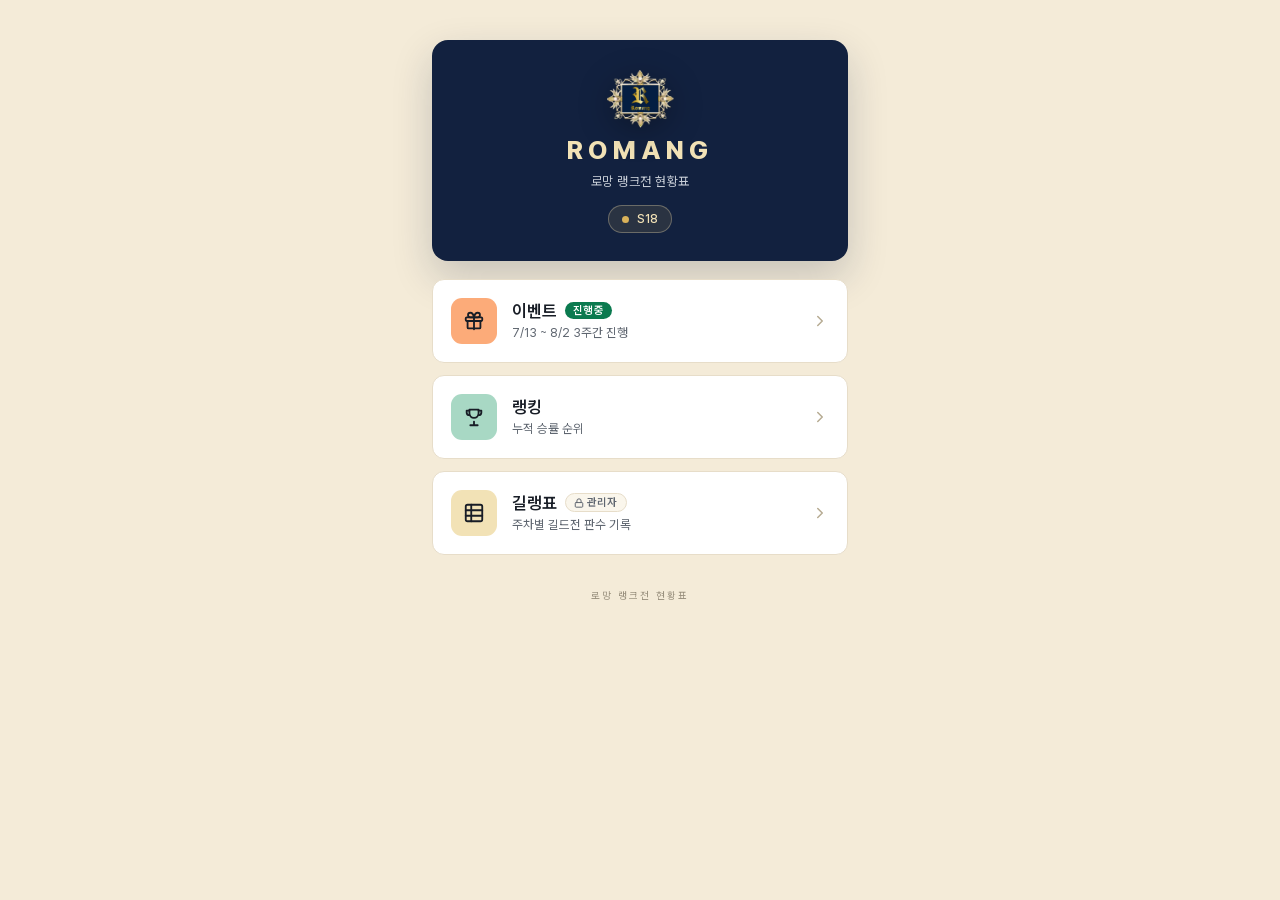
<file: index.html>
<!DOCTYPE html>
<html lang="ko">
<head>
<meta charset="UTF-8">
<title>로망 · ROMANG</title>
<meta name="viewport" content="width=device-width, initial-scale=1, viewport-fit=cover">
<meta name="theme-color" content="#12213f">
<link rel="icon" type="image/png" href="assets/romang-emblem.png">
<link rel="preconnect" href="https://fonts.googleapis.com">
<link rel="preconnect" href="https://fonts.gstatic.com" crossorigin>
<link href="https://fonts.googleapis.com/css2?family=JetBrains+Mono:wght@400;500;600;700&display=swap" rel="stylesheet">
<link rel="stylesheet" href="assets/fonts.css">
<style>
  :root {
    --cream: #f4ebd8;
    --canvas: #ffffff;
    --soft: #faf6ec;
    --ink: #181d26;
    --body: #333840;
    --muted: #5f6670;
    --hair: #e7ddc9;
    --hair-strong: #b6ab92;
    --label: #9a917f;
    --navy: #12213f;
    --gold: #d9b25a;
    --gold-soft: #f2e2b6;
    --forest: #0b7a4f;
    --peach: #fcab79;
    --mint: #a8d8c4;
    --link: #1c3a6e;
  }
  *, *::before, *::after { box-sizing: border-box; }
  html, body { margin: 0; padding: 0; }
  body {
    background: var(--cream);
    color: var(--ink);
    min-height: 100vh;
    font-family: 'Pretendard Variable', 'Apple SD Gothic Neo', sans-serif;
    -webkit-font-smoothing: antialiased;
    -moz-osx-font-smoothing: grayscale;
    display: flex;
    justify-content: center;
  }
  a { text-decoration: none; color: inherit; }
  a.txtlink { color: var(--link); }
  a.txtlink:hover { color: #14315f; }

  .wrap {
    width: 100%;
    max-width: 460px;
    padding: 40px 22px 40px;
    display: flex;
    flex-direction: column;
  }

  /* Navy hero */
  .hero {
    background: var(--navy);
    border-radius: 16px;
    padding: 30px 24px 28px;
    text-align: center;
    color: #fff;
    box-shadow: 0 16px 40px rgba(18,33,63,0.20);
  }
  .hero .emblem {
    width: 67px; height: auto; display: block; margin: 0 auto 6px;
    filter: drop-shadow(0 6px 16px rgba(0,0,0,0.35));
  }
  .hero .wordmark {
    font-size: 26px; font-weight: 800; letter-spacing: 5px;
    color: var(--gold-soft);
  }
  .hero .tagline {
    margin-top: 9px; font-size: 13px; color: #c7cdd6; letter-spacing: .5px;
  }
  .hero .livestat {
    margin-top: 16px;
    display: inline-flex; align-items: center; gap: 8px;
    padding: 6px 13px; border-radius: 999px;
    background: rgba(217,178,90,0.12); border: 1px solid rgba(242,226,182,0.32);
    font-size: 12px; color: var(--gold-soft); font-weight: 500; white-space: nowrap;
  }
  .hero .livestat .dot { width: 7px; height: 7px; border-radius: 50%; background: var(--gold); }

  .links { margin-top: 18px; width: 100%; display: flex; flex-direction: column; gap: 12px; }

  .link {
    display: flex; align-items: center; gap: 15px;
    padding: 18px;
    background: var(--canvas);
    border: 1px solid var(--hair);
    border-radius: 12px;
    color: inherit;
    transition: transform .15s ease, box-shadow .15s ease, border-color .15s ease;
  }
  .link:hover {
    transform: translateY(-2px);
    border-color: var(--hair-strong);
    box-shadow: 0 12px 26px rgba(18,33,63,0.10);
  }
  .icon {
    width: 46px; height: 46px; border-radius: 11px; flex-shrink: 0;
    display: flex; align-items: center; justify-content: center;
    color: var(--ink);
  }
  .icon.event { background: var(--peach); }
  .icon.ranking { background: var(--mint); }
  .icon.guild { background: var(--gold-soft); }
  .icon svg { width: 22px; height: 22px; display: block; }

  .body { flex: 1; min-width: 0; }
  .title-row { display: flex; align-items: center; gap: 8px; }
  .title { font-size: 17px; font-weight: 600; color: var(--ink); }
  .desc { margin-top: 3px; font-size: 12.5px; color: var(--muted); line-height: 1.4; }
  .badge {
    font-size: 11px; font-weight: 600; letter-spacing: 0.3px;
    padding: 2px 8px; border-radius: 999px;
    background: var(--forest); color: #fff;
  }
  .chev { color: var(--hair-strong); flex-shrink: 0; transition: transform .15s ease; }
  .link:hover .chev { transform: translateX(3px); }

  button.link { width: 100%; text-align: left; font: inherit; appearance: none; -webkit-appearance: none; cursor: pointer; }
  .lockbadge {
    display: inline-flex; align-items: center; gap: 3px;
    font-size: 11px; font-weight: 600; letter-spacing: 0.2px;
    padding: 2px 8px; border-radius: 999px;
    color: var(--muted); background: var(--soft); border: 1px solid var(--hair);
  }
  .lockbadge svg { width: 10px; height: 10px; }

  .foot {
    margin-top: 34px; text-align: center;
    font-size: 10px; color: var(--label);
    letter-spacing: 2px; text-transform: uppercase;
  }

  /* Password modal — light */
  .modal-backdrop {
    position: fixed; inset: 0; z-index: 50;
    display: none; align-items: center; justify-content: center;
    padding: 20px;
    background: rgba(20, 24, 32, 0.5);
    backdrop-filter: blur(6px); -webkit-backdrop-filter: blur(6px);
  }
  .modal-backdrop.show { display: flex; animation: fadein .16s ease; }
  @keyframes fadein { from { opacity: 0; } to { opacity: 1; } }
  .modal {
    position: relative;
    width: 100%; max-width: 340px;
    background: var(--canvas); border: 1px solid var(--hair);
    border-radius: 16px; padding: 30px 24px 24px;
    text-align: center;
    box-shadow: 0 28px 70px rgba(18,33,63,0.35);
    animation: pop .18s ease;
  }
  @keyframes pop { from { transform: translateY(10px) scale(.97); opacity: 0; } to { transform: none; opacity: 1; } }
  .modal.shake { animation: shake .35s; }
  @keyframes shake { 10%,90%{transform:translateX(-1px)} 20%,80%{transform:translateX(2px)} 30%,50%,70%{transform:translateX(-5px)} 40%,60%{transform:translateX(5px)} }
  .modal-x {
    position: absolute; top: 12px; right: 12px;
    width: 30px; height: 30px; border-radius: 8px;
    background: transparent; border: none; cursor: pointer;
    color: var(--label); font-size: 22px; line-height: 1;
  }
  .modal-x:hover { color: var(--ink); background: var(--soft); }
  .modal-emblem { height: 58px; margin-bottom: 12px; filter: drop-shadow(0 4px 12px rgba(18,33,63,0.28)); }
  .modal-title { display: flex; align-items: center; justify-content: center; gap: 7px; margin-bottom: 6px; }
  .modal-title span { font-size: 18px; font-weight: 700; color: var(--ink); }
  .modal-desc { font-size: 12.5px; color: var(--muted); line-height: 1.5; margin-bottom: 18px; }
  #guildPw {
    width: 100%; box-sizing: border-box;
    padding: 12px 14px; border-radius: 10px;
    background: var(--soft); color: var(--ink);
    border: 1px solid var(--hair);
    font-size: 16px; text-align: center; letter-spacing: 4px;
    font-family: 'JetBrains Mono', monospace; outline: none;
  }
  #guildPw:focus { border-color: var(--navy); }
  .modal-err { display: none; margin-top: 10px; font-size: 12px; color: #c0392b; font-weight: 600; }
  .modal-err.show { display: block; }
  .modal-go {
    margin-top: 18px; width: 100%;
    padding: 12px 14px; border-radius: 10px; border: none;
    background: var(--navy);
    color: var(--gold-soft); font-size: 15px; font-weight: 800; cursor: pointer;
  }
  .modal-go:disabled { opacity: 0.55; cursor: default; }

  @media (max-width: 420px) {
    .wrap { padding-top: 28px; }
    .link { padding: 16px 14px; gap: 13px; }
    .icon { width: 42px; height: 42px; }
  }
</style>
</head>
<body>
<div class="wrap">
  <div class="hero">
    <img class="emblem" src="assets/romang-emblem.png" alt="Romang">
    <div class="wordmark">ROMANG</div>
    <div class="tagline">로망 랭크전 현황표</div>
    <div class="livestat"><span class="dot"></span>S18</div>
  </div>

  <div class="links">
    <a class="link" href="event.html">
      <span class="icon event">
        <svg viewBox="0 0 24 24" fill="none" stroke="currentColor" stroke-width="2" stroke-linecap="round" stroke-linejoin="round"><rect x="3" y="8" width="18" height="4" rx="1"/><path d="M12 8v13M5 12v7a1 1 0 0 0 1 1h12a1 1 0 0 0 1-1v-7"/><path d="M12 8C12 8 11 3 8 3a2.5 2.5 0 0 0 0 5zM12 8c0 0 1-5 4-5a2.5 2.5 0 0 1 0 5z"/></svg>
      </span>
      <div class="body">
        <div class="title-row"><span class="title">이벤트</span><span class="badge">진행중</span></div>
        <div class="desc">7/13 ~ 8/2 3주간 진행</div>
      </div>
      <svg class="chev" width="18" height="18" viewBox="0 0 24 24" fill="none" stroke="currentColor" stroke-width="2" stroke-linecap="round" stroke-linejoin="round"><path d="M9 18l6-6-6-6"/></svg>
    </a>

    <a class="link" href="ranking.html">
      <span class="icon ranking">
        <svg viewBox="0 0 24 24" fill="none" stroke="currentColor" stroke-width="2" stroke-linecap="round" stroke-linejoin="round"><path d="M8 21h8M12 17v4M7 4h10v4a5 5 0 0 1-10 0z"/><path d="M17 5h3v2a3 3 0 0 1-3 3M7 5H4v2a3 3 0 0 0 3 3"/></svg>
      </span>
      <div class="body">
        <div class="title-row"><span class="title">랭킹</span></div>
        <div class="desc">누적 승률 순위</div>
      </div>
      <svg class="chev" width="18" height="18" viewBox="0 0 24 24" fill="none" stroke="currentColor" stroke-width="2" stroke-linecap="round" stroke-linejoin="round"><path d="M9 18l6-6-6-6"/></svg>
    </a>

    <button class="link" id="guildLink" type="button">
      <span class="icon guild">
        <svg viewBox="0 0 24 24" fill="none" stroke="currentColor" stroke-width="2" stroke-linecap="round" stroke-linejoin="round"><rect x="3" y="3" width="18" height="18" rx="2"/><path d="M3 9h18M3 15h18M9 3v18"/></svg>
      </span>
      <div class="body">
        <div class="title-row"><span class="title">길랭표</span><span class="lockbadge"><svg width="10" height="10" viewBox="0 0 24 24" fill="none" stroke="currentColor" stroke-width="2.4" stroke-linecap="round" stroke-linejoin="round"><rect x="3" y="11" width="18" height="11" rx="2"/><path d="M7 11V7a5 5 0 0 1 10 0v4"/></svg>관리자</span></div>
        <div class="desc">주차별 길드전 판수 기록</div>
      </div>
      <svg class="chev" width="18" height="18" viewBox="0 0 24 24" fill="none" stroke="currentColor" stroke-width="2" stroke-linecap="round" stroke-linejoin="round"><path d="M9 18l6-6-6-6"/></svg>
    </button>
  </div>

  <div class="foot">로망 랭크전 현황표</div>
</div>

<div class="modal-backdrop" id="guildModal" aria-hidden="true">
  <form class="modal" id="guildForm">
    <button type="button" class="modal-x" id="guildClose" aria-label="닫기">×</button>
    <img src="assets/romang-emblem.png" alt="Romang" class="modal-emblem">
    <div class="modal-title">
      <svg width="15" height="15" viewBox="0 0 24 24" fill="none" stroke="#1c3a6e" stroke-width="2.2" stroke-linecap="round" stroke-linejoin="round"><rect x="3" y="11" width="18" height="11" rx="2"/><path d="M7 11V7a5 5 0 0 1 10 0v4"/></svg>
      <span>길랭표 잠금</span>
    </div>
    <div class="modal-desc">관리자 전용 페이지입니다. 비밀번호를 입력해 주세요.</div>
    <input id="guildPw" type="password" inputmode="numeric" autocomplete="current-password" placeholder="비밀번호">
    <div class="modal-err" id="guildErr">비밀번호가 올바르지 않습니다.</div>
    <button type="submit" class="modal-go" id="guildGo">입장</button>
  </form>
</div>

<script src="shared/auth.js"></script>
<script>
  (function () {
    var modal = document.getElementById('guildModal');
    var form = document.getElementById('guildForm');
    var input = document.getElementById('guildPw');
    var err = document.getElementById('guildErr');
    var go = document.getElementById('guildGo');

    function open() {
      if (window.RomangAuth && window.RomangAuth.isAuthed()) { location.href = 'guild.html'; return; }
      modal.classList.add('show');
      modal.setAttribute('aria-hidden', 'false');
      err.classList.remove('show');
      input.value = '';
      setTimeout(function () { input.focus(); }, 50);
    }
    function close() {
      modal.classList.remove('show');
      modal.setAttribute('aria-hidden', 'true');
    }
    async function submit(e) {
      e.preventDefault();
      if (go.disabled) return;
      go.disabled = true; go.textContent = '확인 중…';
      var ok = window.RomangAuth ? await window.RomangAuth.verify(input.value) : false;
      go.disabled = false; go.textContent = '입장';
      if (ok) { window.RomangAuth.setAuthed(); location.href = 'guild.html'; }
      else {
        err.classList.add('show');
        form.classList.remove('shake'); void form.offsetWidth; form.classList.add('shake');
        input.value = ''; input.focus();
      }
    }

    document.getElementById('guildLink').addEventListener('click', open);
    document.getElementById('guildClose').addEventListener('click', close);
    modal.addEventListener('click', function (e) { if (e.target === modal) close(); });
    document.addEventListener('keydown', function (e) { if (e.key === 'Escape') close(); });
    form.addEventListener('submit', submit);
    input.addEventListener('input', function () { err.classList.remove('show'); });
  })();
</script>

</body>
</html>
</file>
<file: assets/fonts.css>
/*
Pretendard — Copyright (c) 2021 Kil Hyung-jin, SIL Open Font License 1.1
https://github.com/orioncactus/pretendard
*/
@font-face {
  font-family: 'Pretendard Variable';
  font-weight: 45 920;
  font-style: normal;
  font-display: swap;
  src: url('fonts/PretendardVariable.woff2') format('woff2');
}
</file>
